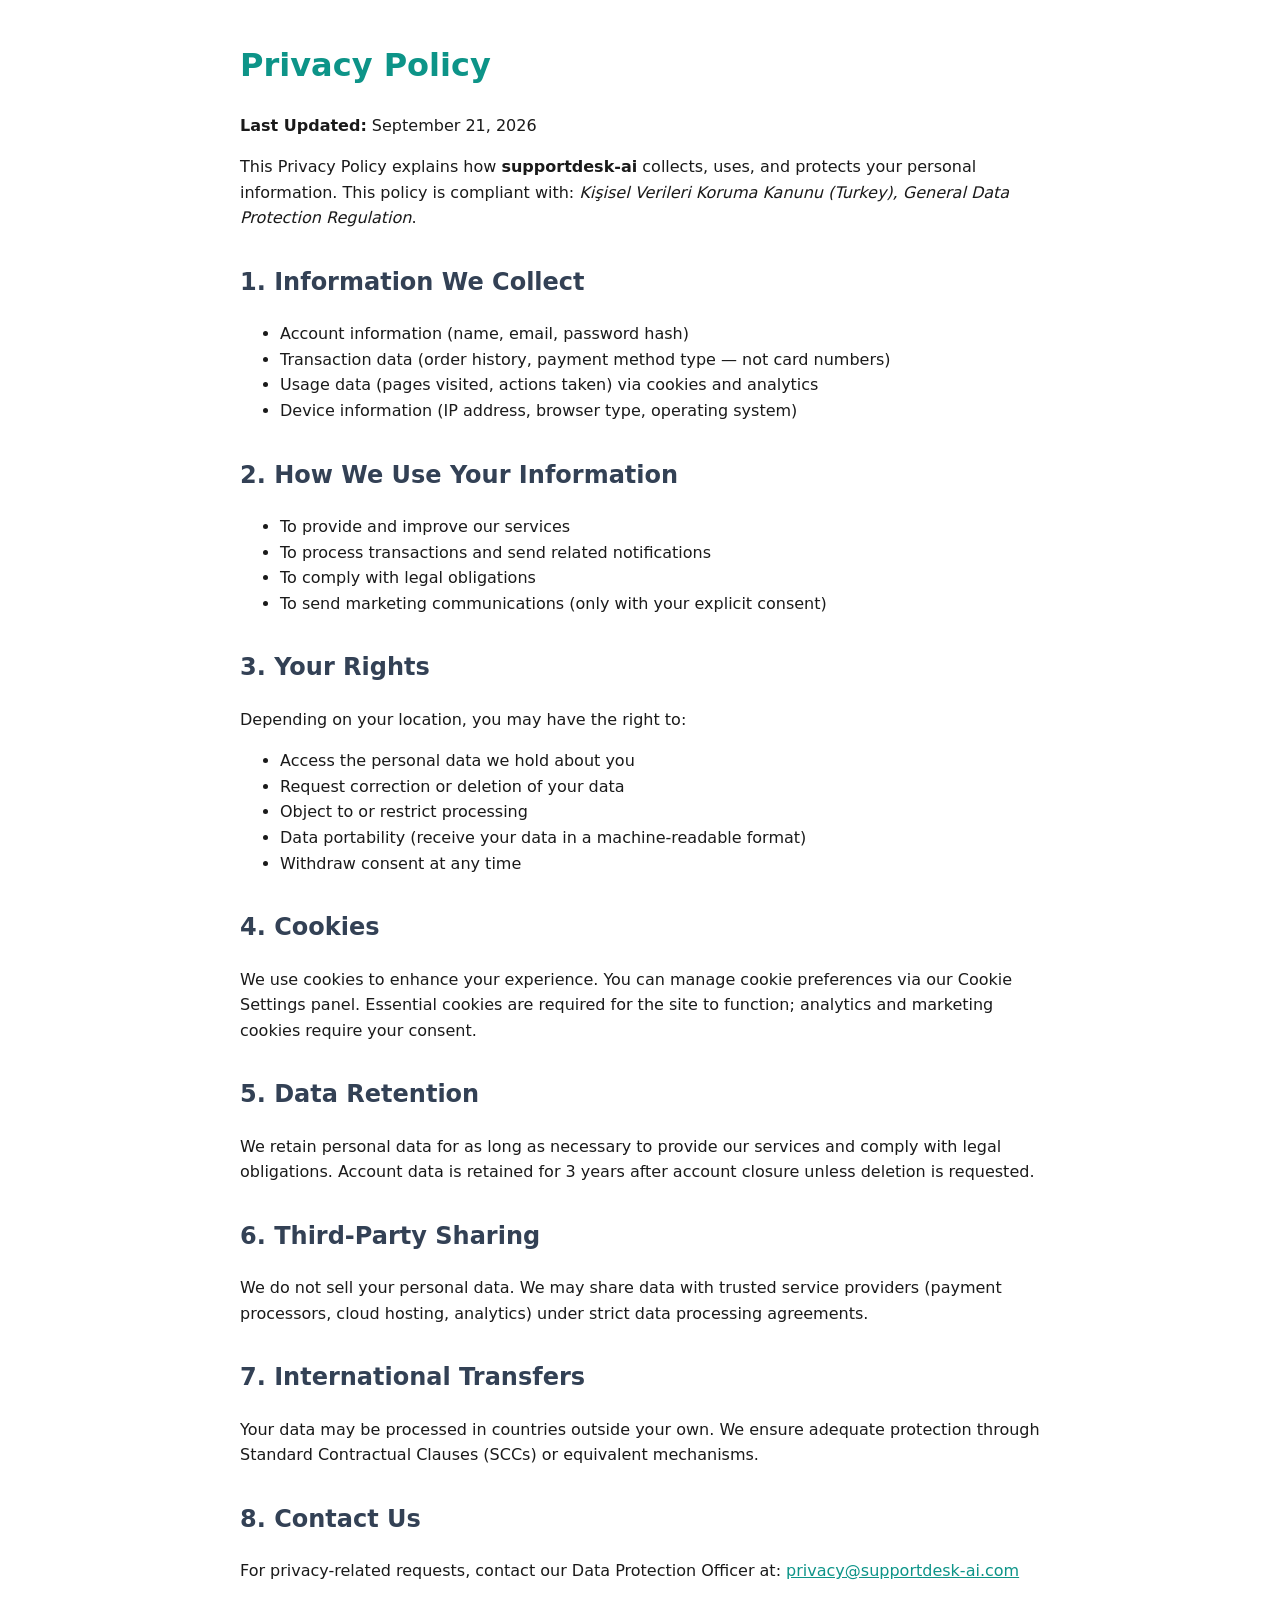
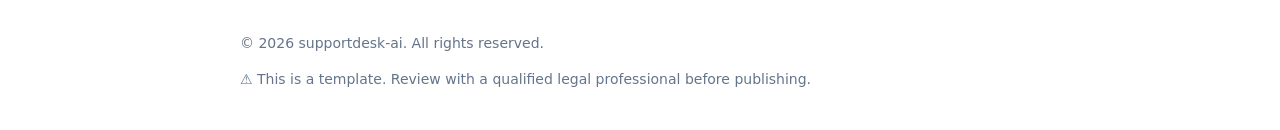
<file: privacy-policy.html>
<!doctype html>
<html lang="en">
  <head>
    <meta charset="UTF-8" />
    <meta name="viewport" content="width=device-width, initial-scale=1.0" />
    <title>Privacy Policy — supportdesk-ai</title>
    <style>
      body {
        font-family: system-ui, sans-serif;
        max-width: 800px;
        margin: 40px auto;
        padding: 0 20px;
        line-height: 1.6;
        color: #1a1a1a;
      }
      h1 {
        color: #0d9488;
      }
      h2 {
        color: #334155;
        margin-top: 2rem;
      }
      a {
        color: #0d9488;
      }
      footer {
        margin-top: 3rem;
        color: #64748b;
        font-size: 0.875rem;
      }
    </style>
  </head>
  <body>
    <h1>Privacy Policy</h1>
    <p><strong>Last Updated:</strong> September 21, 2026</p>
    <p>
      This Privacy Policy explains how <strong>supportdesk-ai</strong> collects, uses, and protects
      your personal information. This policy is compliant with:
      <em>Kişisel Verileri Koruma Kanunu (Turkey), General Data Protection Regulation</em>.
    </p>

    <h2>1. Information We Collect</h2>
    <ul>
      <li>Account information (name, email, password hash)</li>
      <li>Transaction data (order history, payment method type — not card numbers)</li>
      <li>Usage data (pages visited, actions taken) via cookies and analytics</li>
      <li>Device information (IP address, browser type, operating system)</li>
    </ul>

    <h2>2. How We Use Your Information</h2>
    <ul>
      <li>To provide and improve our services</li>
      <li>To process transactions and send related notifications</li>
      <li>To comply with legal obligations</li>
      <li>To send marketing communications (only with your explicit consent)</li>
    </ul>

    <h2>3. Your Rights</h2>
    <p>Depending on your location, you may have the right to:</p>
    <ul>
      <li>Access the personal data we hold about you</li>
      <li>Request correction or deletion of your data</li>
      <li>Object to or restrict processing</li>
      <li>Data portability (receive your data in a machine-readable format)</li>
      <li>Withdraw consent at any time</li>
    </ul>

    <h2>4. Cookies</h2>
    <p>
      We use cookies to enhance your experience. You can manage cookie preferences via our Cookie
      Settings panel. Essential cookies are required for the site to function; analytics and
      marketing cookies require your consent.
    </p>

    <h2>5. Data Retention</h2>
    <p>
      We retain personal data for as long as necessary to provide our services and comply with legal
      obligations. Account data is retained for 3 years after account closure unless deletion is
      requested.
    </p>

    <h2>6. Third-Party Sharing</h2>
    <p>
      We do not sell your personal data. We may share data with trusted service providers (payment
      processors, cloud hosting, analytics) under strict data processing agreements.
    </p>

    <h2>7. International Transfers</h2>
    <p>
      Your data may be processed in countries outside your own. We ensure adequate protection
      through Standard Contractual Clauses (SCCs) or equivalent mechanisms.
    </p>

    <h2>8. Contact Us</h2>
    <p>
      For privacy-related requests, contact our Data Protection Officer at:
      <a href="mailto:privacy@supportdesk-ai.com"> privacy@supportdesk-ai.com </a>
    </p>

    <footer>
      <p>© 2026 supportdesk-ai. All rights reserved.</p>
      <p>⚠️ This is a template. Review with a qualified legal professional before publishing.</p>
    </footer>
  </body>
</html>
</file>
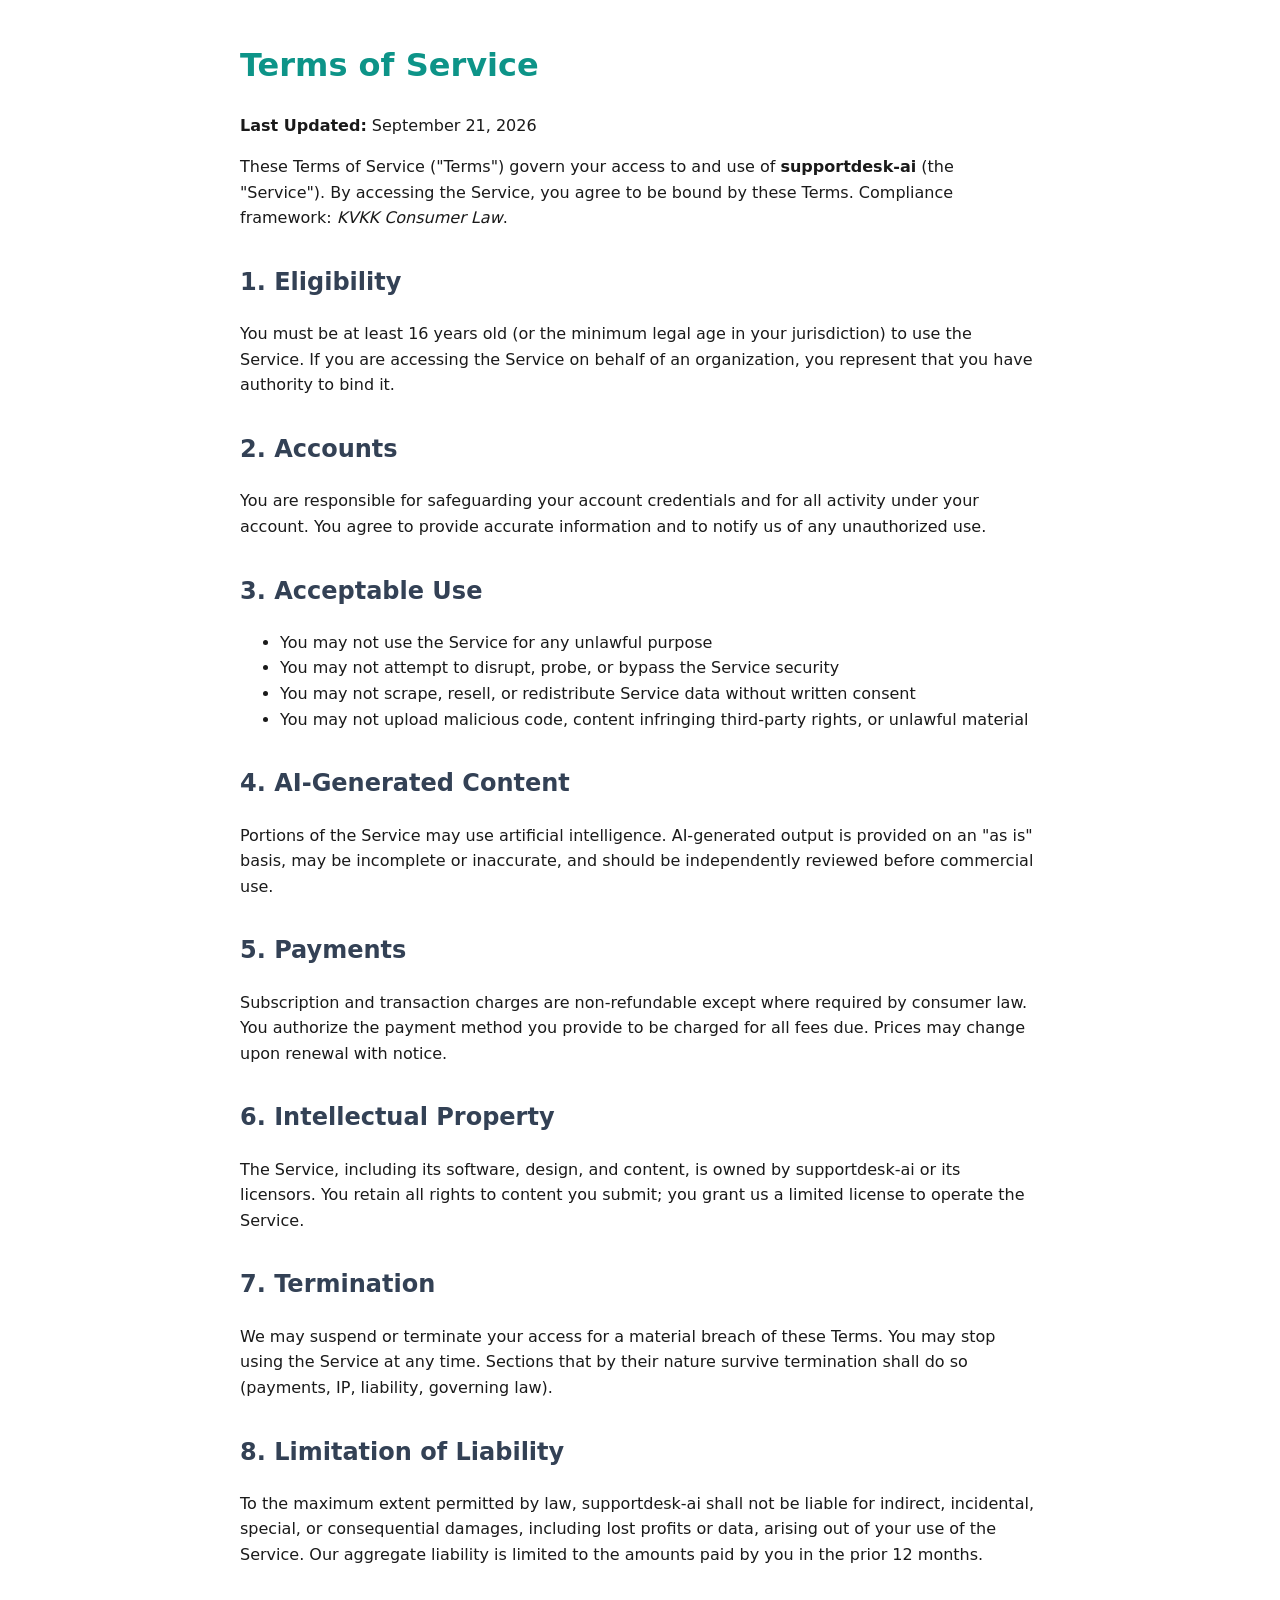
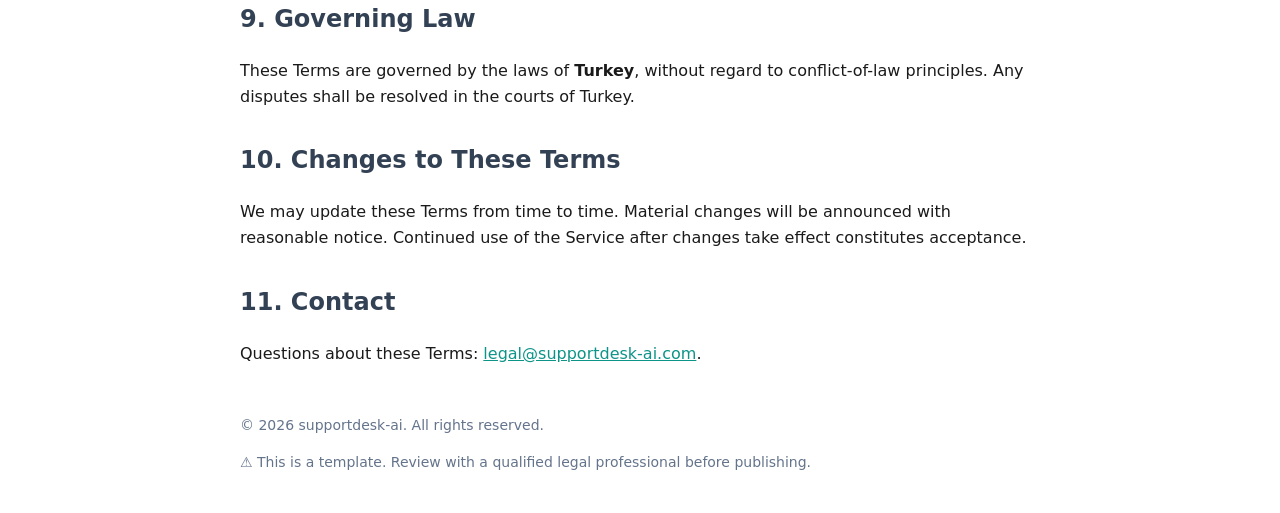
<file: terms-of-service.html>
<!doctype html>
<html lang="en">
  <head>
    <meta charset="UTF-8" />
    <meta name="viewport" content="width=device-width, initial-scale=1.0" />
    <title>Terms of Service — supportdesk-ai</title>
    <style>
      body {
        font-family: system-ui, sans-serif;
        max-width: 800px;
        margin: 40px auto;
        padding: 0 20px;
        line-height: 1.6;
        color: #1a1a1a;
      }
      h1 {
        color: #0d9488;
      }
      h2 {
        color: #334155;
        margin-top: 2rem;
      }
      a {
        color: #0d9488;
      }
      footer {
        margin-top: 3rem;
        color: #64748b;
        font-size: 0.875rem;
      }
    </style>
  </head>
  <body>
    <h1>Terms of Service</h1>
    <p><strong>Last Updated:</strong> September 21, 2026</p>
    <p>
      These Terms of Service ("Terms") govern your access to and use of
      <strong>supportdesk-ai</strong> (the "Service"). By accessing the Service, you agree to be
      bound by these Terms. Compliance framework: <em>KVKK Consumer Law</em>.
    </p>

    <h2>1. Eligibility</h2>
    <p>
      You must be at least 16 years old (or the minimum legal age in your jurisdiction) to use the
      Service. If you are accessing the Service on behalf of an organization, you represent that you
      have authority to bind it.
    </p>

    <h2>2. Accounts</h2>
    <p>
      You are responsible for safeguarding your account credentials and for all activity under your
      account. You agree to provide accurate information and to notify us of any unauthorized use.
    </p>

    <h2>3. Acceptable Use</h2>
    <ul>
      <li>You may not use the Service for any unlawful purpose</li>
      <li>You may not attempt to disrupt, probe, or bypass the Service security</li>
      <li>You may not scrape, resell, or redistribute Service data without written consent</li>
      <li>
        You may not upload malicious code, content infringing third-party rights, or unlawful
        material
      </li>
    </ul>

    <h2>4. AI-Generated Content</h2>
    <p>
      Portions of the Service may use artificial intelligence. AI-generated output is provided on an
      "as is" basis, may be incomplete or inaccurate, and should be independently reviewed before
      commercial use.
    </p>

    <h2>5. Payments</h2>
    <p>
      Subscription and transaction charges are non-refundable except where required by consumer law.
      You authorize the payment method you provide to be charged for all fees due. Prices may change
      upon renewal with notice.
    </p>

    <h2>6. Intellectual Property</h2>
    <p>
      The Service, including its software, design, and content, is owned by supportdesk-ai or its
      licensors. You retain all rights to content you submit; you grant us a limited license to
      operate the Service.
    </p>

    <h2>7. Termination</h2>
    <p>
      We may suspend or terminate your access for a material breach of these Terms. You may stop
      using the Service at any time. Sections that by their nature survive termination shall do so
      (payments, IP, liability, governing law).
    </p>

    <h2>8. Limitation of Liability</h2>
    <p>
      To the maximum extent permitted by law, supportdesk-ai shall not be liable for indirect,
      incidental, special, or consequential damages, including lost profits or data, arising out of
      your use of the Service. Our aggregate liability is limited to the amounts paid by you in the
      prior 12 months.
    </p>

    <h2>9. Governing Law</h2>
    <p>
      These Terms are governed by the laws of <strong>Turkey</strong>, without regard to
      conflict-of-law principles. Any disputes shall be resolved in the courts of Turkey.
    </p>

    <h2>10. Changes to These Terms</h2>
    <p>
      We may update these Terms from time to time. Material changes will be announced with
      reasonable notice. Continued use of the Service after changes take effect constitutes
      acceptance.
    </p>

    <h2>11. Contact</h2>
    <p>
      Questions about these Terms:
      <a href="mailto:legal@supportdesk-ai.com">legal@supportdesk-ai.com</a>.
    </p>

    <footer>
      <p>© 2026 supportdesk-ai. All rights reserved.</p>
      <p>⚠️ This is a template. Review with a qualified legal professional before publishing.</p>
    </footer>
  </body>
</html>
</file>
